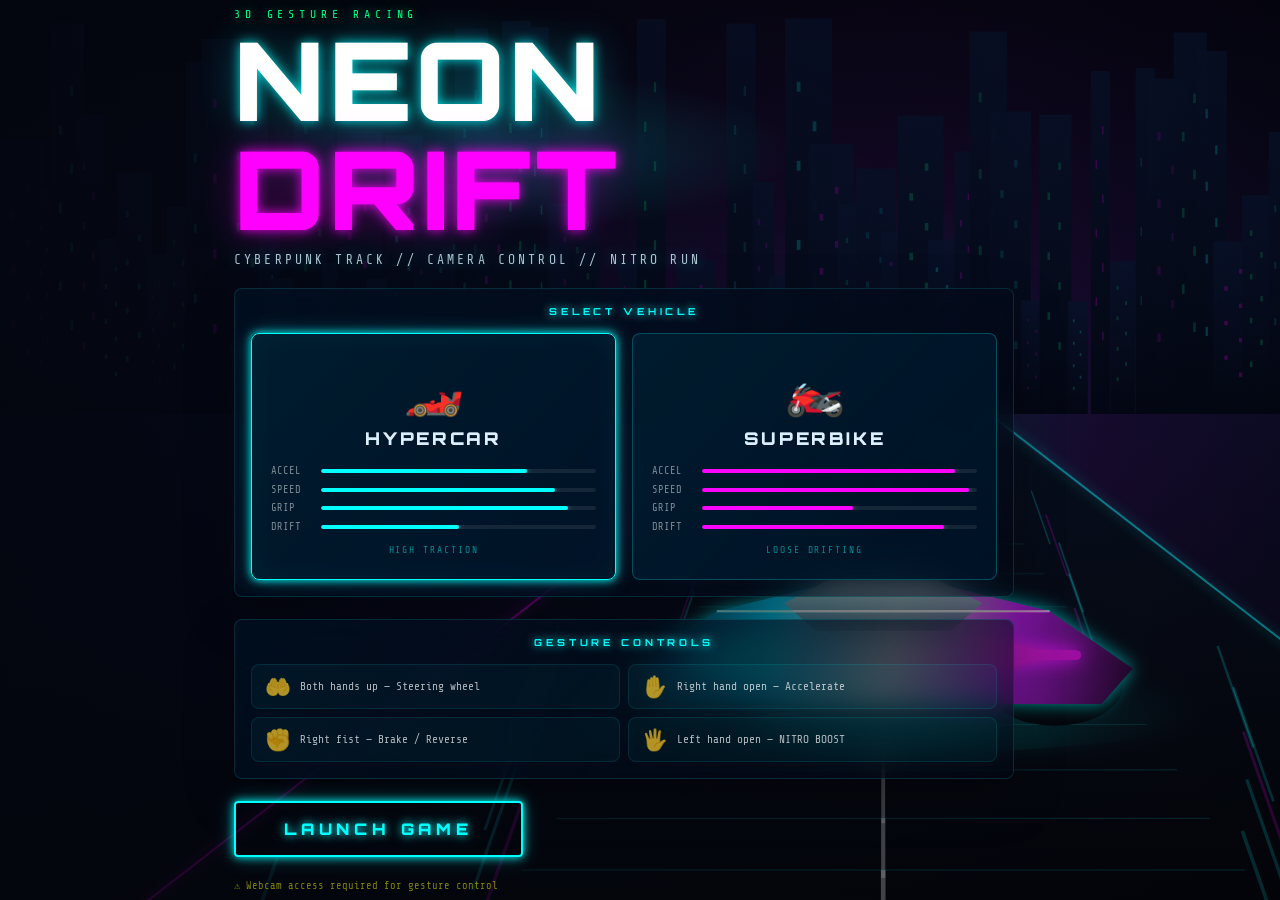
<file: index.html>
<!DOCTYPE html>
<html lang="en">
<head>
<meta charset="UTF-8"/>
<meta name="viewport" content="width=device-width, initial-scale=1.0"/>
<title>NEON DRIFT - Gesture Racing</title>
<link rel="stylesheet" href="styles.css"/>
</head>
<body>

<!-- ═══════════════════ MENU SCREEN ═══════════════════ -->
<div id="menu-screen" class="screen active">
  <div class="menu-bg">
    <canvas id="menuWallpaper" aria-hidden="true"></canvas>
  </div>
  <div class="menu-content">
    <div class="logo-wrap">
      <div class="logo-glow"></div>
      <p class="title-kicker">3D GESTURE RACING</p>
      <h1 class="logo">NEON <span>DRIFT</span></h1>
      <p class="logo-sub">CYBERPUNK TRACK // CAMERA CONTROL // NITRO RUN</p>
    </div>
    <div class="vehicle-select">
      <h2 class="section-label">SELECT VEHICLE</h2>
      <div class="vehicle-cards">
        <div class="v-card active" id="v-car" onclick="selectVehicle('car')">
          <div class="v-icon">🏎️</div>
          <div class="v-name">HYPERCAR</div>
          <div class="v-stats">
            <div class="stat"><span>ACCEL</span><div class="bar"><div class="fill" style="width:75%;background:#0ff"></div></div></div>
            <div class="stat"><span>SPEED</span><div class="bar"><div class="fill" style="width:85%;background:#0ff"></div></div></div>
            <div class="stat"><span>GRIP</span><div class="bar"><div class="fill" style="width:90%;background:#0ff"></div></div></div>
            <div class="stat"><span>DRIFT</span><div class="bar"><div class="fill" style="width:50%;background:#0ff"></div></div></div>
          </div>
          <div class="v-tag">HIGH TRACTION</div>
        </div>
        <div class="v-card" id="v-bike" onclick="selectVehicle('bike')">
          <div class="v-icon">🏍️</div>
          <div class="v-name">SUPERBIKE</div>
          <div class="v-stats">
            <div class="stat"><span>ACCEL</span><div class="bar"><div class="fill" style="width:92%;background:#f0f"></div></div></div>
            <div class="stat"><span>SPEED</span><div class="bar"><div class="fill" style="width:97%;background:#f0f"></div></div></div>
            <div class="stat"><span>GRIP</span><div class="bar"><div class="fill" style="width:55%;background:#f0f"></div></div></div>
            <div class="stat"><span>DRIFT</span><div class="bar"><div class="fill" style="width:88%;background:#f0f"></div></div></div>
          </div>
          <div class="v-tag">LOOSE DRIFTING</div>
        </div>
      </div>
    </div>
    <div class="gesture-guide">
      <h2 class="section-label">GESTURE CONTROLS</h2>
      <div class="gesture-grid">
        <div class="g-item"><span class="g-icon">🤲</span><span>Both hands up — Steering wheel</span></div>
        <div class="g-item"><span class="g-icon">✋</span><span>Right hand open — Accelerate</span></div>
        <div class="g-item"><span class="g-icon">✊</span><span>Right fist — Brake / Reverse</span></div>
        <div class="g-item"><span class="g-icon">🖐️</span><span>Left hand open — NITRO BOOST</span></div>
      </div>
    </div>
    <button class="start-btn" onclick="startGame()">
      <span class="btn-glow"></span>
      LAUNCH GAME
    </button>
    <p class="cam-note">⚠ Webcam access required for gesture control</p>
  </div>
</div>

<!-- ═══════════════════ GAME SCREEN ═══════════════════ -->
<div id="game-screen" class="screen">
  <canvas id="gameCanvas"></canvas>

  <!-- HUD -->
  <div id="hud">
    <div class="hud-left">
      <div class="hud-panel" id="speed-panel">
        <div class="hud-label">KM/H</div>
        <div class="hud-value" id="speedVal">0</div>
        <div class="rpm-bar-wrap">
          <div class="hud-label-sm">RPM</div>
          <div class="rpm-bar"><div id="rpmFill" class="rpm-fill"></div></div>
        </div>
        <div class="gear-box">
          <div class="hud-label-sm">GEAR</div>
          <div id="gearVal" class="gear-val">N</div>
        </div>
      </div>
      <div class="hud-panel nitro-panel">
        <div class="hud-label">NITRO</div>
        <div class="nitro-bar-vert">
          <div id="nitroFill" class="nitro-fill" style="height:100%"></div>
        </div>
      </div>
    </div>
    <div class="hud-top">
      <div class="lap-info">
        <span class="hud-label">LAP</span>
        <span id="lapVal" class="lap-num">1 / 3</span>
        <span class="hud-label" style="margin-left:1rem">TIME</span>
        <span id="timeVal" class="lap-num">0:00.00</span>
      </div>
      <div class="drift-indicator" id="driftIndicator">⚡ DRIFTING</div>
      <div class="nitro-indicator" id="nitroIndicator">💥 NITRO!</div>
    </div>
    <div class="hud-right">
      <canvas id="minimap" width="140" height="140"></canvas>
      <div class="map-label">MAP</div>
    </div>
  </div>

  <!-- Webcam PiP -->
  <div id="cam-pip">
    <video id="camVideo" autoplay playsinline muted></video>
    <canvas id="camCanvas"></canvas>
    <div class="cam-status" id="camStatus">
      <span class="dot"></span> TRACKING
    </div>
    <div class="cam-label">GESTURE CAM</div>
  </div>

  <!-- Gesture feedback overlay -->
  <div id="gesture-feedback">
    <div class="gfb" id="gf-steer">STEER: <span id="gf-steer-val">—</span></div>
    <div class="gfb" id="gf-throttle">GAS: <span id="gf-gas-val">OFF</span></div>
    <div class="gfb" id="gf-brake">BRAKE: <span id="gf-brake-val">OFF</span></div>
    <div class="gfb" id="gf-nitro">NITRO: <span id="gf-nitro-val">OFF</span></div>
  </div>

  <!-- Pause / back -->
  <button class="back-btn" onclick="goMenu()">◀ MENU</button>
  <button class="mode-btn" onclick="toggleNightMode()">🌆 MODE</button>
</div>

<script src="main.js"></script>
</body>
</html>
</file>
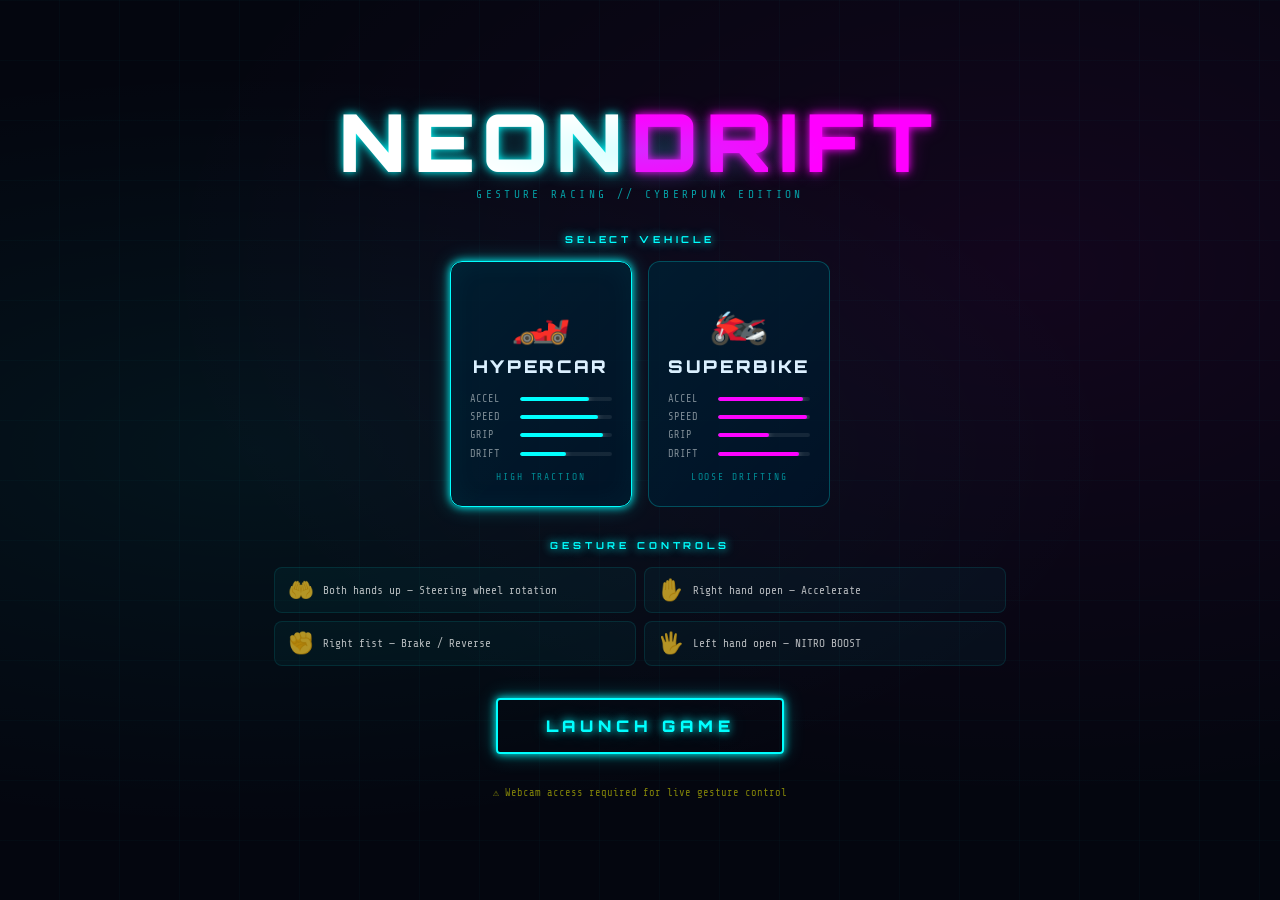
<file: NEON_DRIFT_Game.html>
<!DOCTYPE html>
<html lang="en">
<head>
<meta charset="UTF-8"/>
<meta name="viewport" content="width=device-width, initial-scale=1.0"/>
<title>NEON DRIFT — Gesture Racing</title>
<style>
@import url('https://fonts.googleapis.com/css2?family=Orbitron:wght@400;700;900&family=Share+Tech+Mono&display=swap');

*, *::before, *::after { box-sizing: border-box; margin: 0; padding: 0; }

:root {
  --c: #00ffff;
  --m: #ff00ff;
  --g: #00ff88;
  --r: #ff3a3a;
  --y: #ffe600;
  --dark: #04060f;
  --dark2: #080d1e;
  --panel: rgba(0,20,40,0.85);
  --border: rgba(0,255,255,0.25);
  --glow: 0 0 8px var(--c), 0 0 20px rgba(0,255,255,0.3);
  --mglow: 0 0 8px var(--m), 0 0 20px rgba(255,0,255,0.3);
  --font: 'Orbitron', monospace;
  --mono: 'Share Tech Mono', monospace;
}

body {
  background: var(--dark);
  font-family: var(--font);
  color: #e0f0ff;
  overflow: hidden;
  width: 100vw;
  height: 100vh;
}

/* ══ SCREENS ══ */
.screen { position: fixed; inset: 0; display: none; z-index: 10; }
.screen.active { display: flex; }

/* ══ MENU ══ */
#menu-screen {
  align-items: center;
  justify-content: center;
  overflow-y: auto;
}

.menu-bg {
  position: absolute; inset: 0;
  background:
    radial-gradient(ellipse at 20% 50%, rgba(0,255,255,0.06) 0%, transparent 60%),
    radial-gradient(ellipse at 80% 30%, rgba(255,0,255,0.06) 0%, transparent 60%),
    repeating-linear-gradient(0deg, transparent, transparent 59px, rgba(0,255,255,0.04) 60px),
    repeating-linear-gradient(90deg, transparent, transparent 59px, rgba(0,255,255,0.04) 60px),
    var(--dark);
  animation: bgPulse 6s ease-in-out infinite alternate;
}
@keyframes bgPulse {
  from { opacity: 0.8; }
  to   { opacity: 1; }
}

.menu-content {
  position: relative;
  z-index: 2;
  max-width: 780px;
  width: 95%;
  padding: 2rem 1.5rem;
  display: flex;
  flex-direction: column;
  align-items: center;
  gap: 2rem;
}

.logo-wrap { text-align: center; position: relative; }
.logo-glow {
  position: absolute;
  top: 50%; left: 50%;
  transform: translate(-50%, -50%);
  width: 380px; height: 80px;
  background: radial-gradient(ellipse, rgba(0,255,255,0.15), transparent 70%);
  pointer-events: none;
}
.logo {
  font-size: clamp(2.8rem, 8vw, 5rem);
  font-weight: 900;
  letter-spacing: 0.1em;
  color: #fff;
  text-shadow: var(--glow);
  line-height: 1;
}
.logo span { color: var(--m); text-shadow: var(--mglow); }
.logo-sub {
  font-family: var(--mono);
  font-size: 0.7rem;
  letter-spacing: 0.3em;
  color: rgba(0,255,255,0.6);
  margin-top: 0.4rem;
}

.section-label {
  font-size: 0.6rem;
  letter-spacing: 0.4em;
  color: var(--c);
  margin-bottom: 1rem;
  text-align: center;
  text-shadow: var(--glow);
}

.vehicle-cards {
  display: grid;
  grid-template-columns: 1fr 1fr;
  gap: 1rem;
  width: 100%;
}

.v-card {
  background: var(--panel);
  border: 1px solid var(--border);
  border-radius: 12px;
  padding: 1.5rem 1.2rem;
  cursor: pointer;
  transition: all 0.25s;
  position: relative;
  overflow: hidden;
}
.v-card::before {
  content: '';
  position: absolute; inset: 0;
  background: linear-gradient(135deg, rgba(0,255,255,0.04), transparent);
  pointer-events: none;
}
.v-card:hover, .v-card.active {
  border-color: var(--c);
  box-shadow: var(--glow), inset 0 0 30px rgba(0,255,255,0.05);
}
#v-bike.active { border-color: var(--m); box-shadow: var(--mglow), inset 0 0 30px rgba(255,0,255,0.05); }
#v-bike:hover  { border-color: var(--m); box-shadow: var(--mglow); }

.v-icon { font-size: 3rem; text-align: center; margin-bottom: 0.5rem; }
.v-name { font-weight: 900; font-size: 1.1rem; text-align: center; letter-spacing: 0.15em; margin-bottom: 1rem; }
.stat { display: flex; align-items: center; gap: 0.5rem; margin-bottom: 0.4rem; font-family: var(--mono); font-size: 0.65rem; color: rgba(255,255,255,0.5); }
.stat span { width: 42px; }
.bar { flex: 1; height: 4px; background: rgba(255,255,255,0.08); border-radius: 2px; overflow: hidden; }
.fill { height: 100%; border-radius: 2px; box-shadow: 0 0 6px currentColor; }
.v-tag { font-family: var(--mono); font-size: 0.6rem; color: rgba(0,255,255,0.5); text-align: center; margin-top: 0.8rem; letter-spacing: 0.2em; }

.gesture-guide { width: 100%; }
.gesture-grid {
  display: grid;
  grid-template-columns: 1fr 1fr;
  gap: 0.5rem;
  width: 100%;
}
.g-item {
  display: flex;
  align-items: center;
  gap: 0.6rem;
  background: rgba(0,255,255,0.04);
  border: 1px solid rgba(0,255,255,0.1);
  border-radius: 8px;
  padding: 0.6rem 0.8rem;
  font-family: var(--mono);
  font-size: 0.7rem;
  color: rgba(255,255,255,0.7);
}
.g-icon { font-size: 1.3rem; flex-shrink: 0; }

.start-btn {
  position: relative;
  background: transparent;
  border: 2px solid var(--c);
  color: var(--c);
  font-family: var(--font);
  font-weight: 900;
  font-size: 1rem;
  letter-spacing: 0.3em;
  padding: 1rem 3rem;
  border-radius: 4px;
  cursor: pointer;
  overflow: hidden;
  transition: all 0.3s;
  text-shadow: var(--glow);
  box-shadow: var(--glow);
}
.start-btn:hover {
  background: rgba(0,255,255,0.08);
  transform: scale(1.04);
  box-shadow: 0 0 20px var(--c), 0 0 40px rgba(0,255,255,0.3);
}
.btn-glow {
  position: absolute; inset: 0;
  background: linear-gradient(90deg, transparent, rgba(0,255,255,0.12), transparent);
  transform: translateX(-100%);
  animation: shimmer 2.5s infinite;
}
@keyframes shimmer { to { transform: translateX(100%); } }

.cam-note { font-family: var(--mono); font-size: 0.65rem; color: rgba(255,255,0,0.5); text-align: center; }

/* ══ GAME SCREEN ══ */
#game-screen { background: #000; }
#gameCanvas { position: absolute; inset: 0; width: 100%; height: 100%; display: block; }

/* ══ HUD ══ */
#hud {
  position: absolute; inset: 0;
  pointer-events: none;
  z-index: 5;
  font-family: var(--font);
}

.hud-left {
  position: absolute;
  bottom: 1.5rem; left: 1.5rem;
  display: flex;
  align-items: flex-end;
  gap: 0.6rem;
}

.hud-panel {
  background: var(--panel);
  border: 1px solid var(--border);
  border-radius: 10px;
  padding: 0.9rem 1rem;
  backdrop-filter: blur(12px);
  box-shadow: 0 0 20px rgba(0,255,255,0.1), inset 0 0 20px rgba(0,255,255,0.02);
}

.hud-label {
  font-family: var(--mono);
  font-size: 0.55rem;
  letter-spacing: 0.25em;
  color: rgba(0,255,255,0.5);
  margin-bottom: 0.2rem;
}
.hud-label-sm { font-family: var(--mono); font-size: 0.5rem; letter-spacing: 0.2em; color: rgba(0,255,255,0.4); }

.hud-value {
  font-size: 2.8rem;
  font-weight: 900;
  color: #fff;
  line-height: 1;
  text-shadow: 0 0 10px var(--c), 0 0 30px rgba(0,255,255,0.4);
  min-width: 90px;
}

.rpm-bar-wrap { margin-top: 0.5rem; }
.rpm-bar {
  width: 90px; height: 6px;
  background: rgba(255,255,255,0.08);
  border-radius: 3px;
  overflow: hidden;
  margin-top: 0.2rem;
}
.rpm-fill {
  height: 100%;
  width: 0%;
  border-radius: 3px;
  background: linear-gradient(90deg, #0ff, #f0f);
  transition: width 0.08s, background 0.2s;
  box-shadow: 0 0 8px var(--c);
}

.gear-box { margin-top: 0.5rem; display: flex; flex-direction: column; }
.gear-val {
  font-size: 1.6rem;
  font-weight: 900;
  color: var(--c);
  text-shadow: var(--glow);
  line-height: 1;
}

.nitro-panel {
  padding: 0.8rem 0.7rem;
  display: flex;
  flex-direction: column;
  align-items: center;
  gap: 0.4rem;
  height: 120px;
}
.nitro-bar-vert {
  width: 16px; flex: 1;
  background: rgba(255,255,255,0.08);
  border-radius: 8px;
  overflow: hidden;
  display: flex;
  flex-direction: column;
  justify-content: flex-end;
}
.nitro-fill {
  width: 100%;
  height: 100%;
  border-radius: 8px;
  background: linear-gradient(0deg, var(--c), var(--m));
  box-shadow: 0 0 10px var(--c);
  transition: height 0.1s;
}

.hud-top {
  position: absolute;
  top: 1rem; left: 50%;
  transform: translateX(-50%);
  display: flex;
  flex-direction: column;
  align-items: center;
  gap: 0.4rem;
}
.lap-info {
  background: var(--panel);
  border: 1px solid var(--border);
  border-radius: 8px;
  padding: 0.5rem 1.2rem;
  display: flex;
  align-items: center;
  gap: 0.5rem;
  backdrop-filter: blur(12px);
}
.lap-num { font-size: 1rem; font-weight: 700; color: #fff; }

.drift-indicator, .nitro-indicator {
  font-size: 0.7rem;
  letter-spacing: 0.2em;
  padding: 0.3rem 0.8rem;
  border-radius: 4px;
  opacity: 0;
  transition: opacity 0.2s;
  backdrop-filter: blur(8px);
}
.drift-indicator {
  color: var(--y);
  background: rgba(255,230,0,0.12);
  border: 1px solid rgba(255,230,0,0.3);
  text-shadow: 0 0 8px var(--y);
}
.nitro-indicator {
  color: var(--c);
  background: rgba(0,255,255,0.12);
  border: 1px solid rgba(0,255,255,0.3);
  text-shadow: var(--glow);
}
.drift-indicator.show, .nitro-indicator.show { opacity: 1; }

.hud-right {
  position: absolute;
  bottom: 1.5rem; right: 1.5rem;
  display: flex;
  flex-direction: column;
  align-items: center;
  gap: 0.3rem;
}
#minimap {
  border-radius: 50%;
  border: 2px solid rgba(0,255,255,0.3);
  box-shadow: 0 0 14px rgba(0,255,255,0.2), inset 0 0 14px rgba(0,0,20,0.8);
  background: rgba(0,5,20,0.85);
}
.map-label { font-family: var(--mono); font-size: 0.5rem; letter-spacing: 0.3em; color: rgba(0,255,255,0.4); }

/* ══ WEBCAM PiP ══ */
#cam-pip {
  position: absolute;
  top: 1rem; right: 1rem;
  width: 200px; height: 150px;
  border-radius: 10px;
  border: 1px solid rgba(0,255,255,0.3);
  overflow: hidden;
  background: #000;
  box-shadow: 0 0 20px rgba(0,255,255,0.15);
  z-index: 20;
}
#camVideo {
  position: absolute; inset: 0;
  width: 100%; height: 100%;
  object-fit: cover;
  transform: scaleX(-1);
  opacity: 0.7;
}
#camCanvas {
  position: absolute; inset: 0;
  width: 100%; height: 100%;
  transform: scaleX(-1);
}
.cam-status {
  position: absolute;
  bottom: 24px; left: 6px;
  font-family: var(--mono);
  font-size: 0.55rem;
  color: #0f0;
  display: flex;
  align-items: center;
  gap: 4px;
  letter-spacing: 0.15em;
}
.dot {
  width: 5px; height: 5px;
  border-radius: 50%;
  background: #0f0;
  animation: blink 1s infinite;
  box-shadow: 0 0 4px #0f0;
}
@keyframes blink { 50% { opacity: 0.3; } }
.cam-label {
  position: absolute;
  bottom: 5px; left: 6px;
  font-family: var(--mono);
  font-size: 0.5rem;
  letter-spacing: 0.2em;
  color: rgba(0,255,255,0.5);
}

/* ══ GESTURE FEEDBACK ══ */
#gesture-feedback {
  position: absolute;
  top: 170px; right: 1rem;
  display: flex;
  flex-direction: column;
  gap: 4px;
  z-index: 20;
  pointer-events: none;
}
.gfb {
  font-family: var(--mono);
  font-size: 0.6rem;
  background: rgba(0,0,20,0.7);
  border: 1px solid rgba(0,255,255,0.15);
  border-radius: 4px;
  padding: 3px 8px;
  color: rgba(0,255,255,0.6);
  letter-spacing: 0.1em;
}
.gfb span { color: #fff; }

/* ══ BUTTONS ══ */
.back-btn, .mode-btn {
  position: absolute;
  font-family: var(--mono);
  font-size: 0.65rem;
  letter-spacing: 0.15em;
  background: var(--panel);
  border: 1px solid var(--border);
  color: rgba(0,255,255,0.7);
  padding: 0.4rem 0.8rem;
  border-radius: 6px;
  cursor: pointer;
  z-index: 30;
  transition: all 0.2s;
  backdrop-filter: blur(8px);
}
.back-btn { top: 1rem; left: 1rem; }
.mode-btn { top: 1rem; left: 7rem; }
.back-btn:hover, .mode-btn:hover { border-color: var(--c); color: var(--c); box-shadow: var(--glow); }

/* ══ COUNTDOWN ══ */
#countdown {
  position: absolute; inset: 0;
  display: flex; align-items: center; justify-content: center;
  font-size: 10rem; font-weight: 900;
  color: var(--c);
  text-shadow: var(--glow);
  z-index: 50;
  pointer-events: none;
  opacity: 0;
}

/* ══ NITRO FLASH ══ */
#nitroFlash {
  position: absolute; inset: 0;
  background: radial-gradient(ellipse at center, rgba(0,255,255,0.15), transparent 70%);
  pointer-events: none;
  z-index: 4;
  opacity: 0;
  transition: opacity 0.1s;
}
#nitroFlash.active { opacity: 1; }

</style>
</head>
<body>
<!-- ═══════════════════ MENU SCREEN ═══════════════════ -->
<div id="menu-screen" class="screen active">
  <div class="menu-bg"></div>
  <div class="menu-content">
    <div class="logo-wrap">
      <div class="logo-glow"></div>
      <h1 class="logo">NEON<span>DRIFT</span></h1>
      <p class="logo-sub">GESTURE RACING // CYBERPUNK EDITION</p>
    </div>
    <div class="vehicle-select">
      <h2 class="section-label">SELECT VEHICLE</h2>
      <div class="vehicle-cards">
        <div class="v-card active" id="v-car" onclick="selectVehicle('car')">
          <div class="v-icon">🏎️</div>
          <div class="v-name">HYPERCAR</div>
          <div class="v-stats">
            <div class="stat"><span>ACCEL</span><div class="bar"><div class="fill" style="width:75%;background:#0ff"></div></div></div>
            <div class="stat"><span>SPEED</span><div class="bar"><div class="fill" style="width:85%;background:#0ff"></div></div></div>
            <div class="stat"><span>GRIP</span><div class="bar"><div class="fill" style="width:90%;background:#0ff"></div></div></div>
            <div class="stat"><span>DRIFT</span><div class="bar"><div class="fill" style="width:50%;background:#0ff"></div></div></div>
          </div>
          <div class="v-tag">HIGH TRACTION</div>
        </div>
        <div class="v-card" id="v-bike" onclick="selectVehicle('bike')">
          <div class="v-icon">🏍️</div>
          <div class="v-name">SUPERBIKE</div>
          <div class="v-stats">
            <div class="stat"><span>ACCEL</span><div class="bar"><div class="fill" style="width:92%;background:#f0f"></div></div></div>
            <div class="stat"><span>SPEED</span><div class="bar"><div class="fill" style="width:97%;background:#f0f"></div></div></div>
            <div class="stat"><span>GRIP</span><div class="bar"><div class="fill" style="width:55%;background:#f0f"></div></div></div>
            <div class="stat"><span>DRIFT</span><div class="bar"><div class="fill" style="width:88%;background:#f0f"></div></div></div>
          </div>
          <div class="v-tag">LOOSE DRIFTING</div>
        </div>
      </div>
    </div>
    <div class="gesture-guide">
      <h2 class="section-label">GESTURE CONTROLS</h2>
      <div class="gesture-grid">
        <div class="g-item"><span class="g-icon">🤲</span><span>Both hands up — Steering wheel rotation</span></div>
        <div class="g-item"><span class="g-icon">✋</span><span>Right hand open — Accelerate</span></div>
        <div class="g-item"><span class="g-icon">✊</span><span>Right fist — Brake / Reverse</span></div>
        <div class="g-item"><span class="g-icon">🖐️</span><span>Left hand open — NITRO BOOST</span></div>
      </div>
    </div>
    <button class="start-btn" onclick="startGame()">
      <span class="btn-glow"></span>
      LAUNCH GAME
    </button>
    <p class="cam-note">⚠ Webcam access required for live gesture control</p>
  </div>
</div>

<!-- ═══════════════════ GAME SCREEN ═══════════════════ -->
<div id="game-screen" class="screen">
  <canvas id="gameCanvas"></canvas>
  <div id="hud">
    <div class="hud-left">
      <div class="hud-panel" id="speed-panel">
        <div class="hud-label">KM/H</div>
        <div class="hud-value" id="speedVal">0</div>
        <div class="rpm-bar-wrap">
          <div class="hud-label-sm">RPM</div>
          <div class="rpm-bar"><div id="rpmFill" class="rpm-fill"></div></div>
        </div>
        <div class="gear-box">
          <div class="hud-label-sm">GEAR</div>
          <div id="gearVal" class="gear-val">N</div>
        </div>
      </div>
      <div class="hud-panel nitro-panel">
        <div class="hud-label">NITRO</div>
        <div class="nitro-bar-vert">
          <div id="nitroFill" class="nitro-fill" style="height:100%"></div>
        </div>
      </div>
    </div>
    <div class="hud-top">
      <div class="lap-info">
        <span class="hud-label">LAP</span>
        <span id="lapVal" class="lap-num">1 / 3</span>
        <span class="hud-label" style="margin-left:1rem">TIME</span>
        <span id="timeVal" class="lap-num">0:00.00</span>
      </div>
      <div class="drift-indicator" id="driftIndicator">⚡ DRIFTING</div>
      <div class="nitro-indicator" id="nitroIndicator">💥 NITRO!</div>
    </div>
    <div class="hud-right">
      <canvas id="minimap" width="140" height="140"></canvas>
      <div class="map-label">MAP</div>
    </div>
  </div>
  <div id="cam-pip">
    <video id="camVideo" autoplay playsinline muted></video>
    <canvas id="camCanvas"></canvas>
    <div class="cam-status" id="camStatus"><span class="dot"></span> TRACKING</div>
    <div class="cam-label">GESTURE CAM</div>
  </div>
  <div id="gesture-feedback">
    <div class="gfb">STEER: <span id="gf-steer-val">—</span></div>
    <div class="gfb">GAS: <span id="gf-gas-val">OFF</span></div>
    <div class="gfb">BRAKE: <span id="gf-brake-val">OFF</span></div>
    <div class="gfb">NITRO: <span id="gf-nitro-val">OFF</span></div>
  </div>
  <button class="back-btn" onclick="goMenu()">◀ MENU</button>
  <button class="mode-btn" onclick="toggleNightMode()">🌆 MODE</button>
</div>

<script type="module">
/* ══════════════════════════════════════════════════════════
   NEON DRIFT — Full Game Engine
   Three.js + MediaPipe Hands + Web Audio API + Custom Physics
══════════════════════════════════════════════════════════ */

// ── CDN Imports ──────────────────────────────────────────
const THREE_CDN   = 'https://cdn.jsdelivr.net/npm/three@0.160.0/build/three.module.js';
const MP_HANDS    = 'https://cdn.jsdelivr.net/npm/@mediapipe/hands@0.4.1646424915/hands.js';
const MP_CAM      = 'https://cdn.jsdelivr.net/npm/@mediapipe/camera_utils@0.3.1640029074/camera_utils.js';
const MP_DRAW     = 'https://cdn.jsdelivr.net/npm/@mediapipe/drawing_utils@0.3.1620248257/drawing_utils.js';

// ── Game State ────────────────────────────────────────────
const G = {
  vehicleType: 'car',
  running: false,
  nightMode: true,
  lap: 1, totalLaps: 3,
  startTime: 0, lapTime: 0,
  countdown: 3, countdownActive: false,
  finished: false
};

// ── Gesture State (smoothed) ──────────────────────────────
const GESTURE = {
  steer: 0,       // -1 to 1
  throttle: 0,    // 0 to 1
  brake: 0,       // 0 to 1
  nitro: false,
  // raw targets (pre-lerp)
  _steer: 0, _throttle: 0, _brake: 0, _nitro: false,
  handsDetected: false
};

// ── Vehicle Physics State ─────────────────────────────────
const CAR = {
  x: 0, z: 0,
  vx: 0, vz: 0,
  angle: 0,          // yaw radians
  speed: 0,          // m/s
  steerAngle: 0,     // current wheel steer
  rpm: 0,
  gear: 0,           // 0=N, 1-6=gears, -1=R
  nitro: 100,
  drifting: false,
  driftIntensity: 0,
  lean: 0,           // for bike leaning
  lapProgress: 0,    // 0-1 around track
  lastCheckpoint: -1,
  skidMarks: [],     // [{x,z,age}]
};

// ── Vehicle Configs ───────────────────────────────────────
const VEHICLE_CFG = {
  car: {
    maxSpeed: 42, accel: 18, brakeForce: 28,
    steerMax: 0.032, steerReturn: 0.1,
    grip: 0.88, driftThreshold: 26,
    mass: 1400, nitroMult: 1.7,
    gearRatios: [0, 3.4, 2.1, 1.5, 1.1, 0.85, 0.7]
  },
  bike: {
    maxSpeed: 55, accel: 24, brakeForce: 22,
    steerMax: 0.028, steerReturn: 0.08,
    grip: 0.64, driftThreshold: 18,
    mass: 680, nitroMult: 2.1,
    gearRatios: [0, 3.8, 2.4, 1.7, 1.2, 0.9, 0.72]
  }
};

// ── Track ─────────────────────────────────────────────────
const TRACK_RADIUS = 220;
const TRACK_WIDTH  = 28;

// Figure-8 / complex loop track points (world coords)
function buildTrackPoints() {
  const pts = [];
  const N = 128;
  for (let i = 0; i < N; i++) {
    const t = (i / N) * Math.PI * 2;
    // Lemniscate-inspired shape
    const scale = 180;
    const x = scale * Math.sin(t) / (1 + Math.cos(t) * Math.cos(t));
    const z = scale * Math.sin(t) * Math.cos(t) / (1 + Math.cos(t) * Math.cos(t));
    pts.push({ x, z });
  }
  return pts;
}
const TRACK_PTS = buildTrackPoints();

// ── Audio Engine ──────────────────────────────────────────
let audioCtx, engineOsc, engineGain, scrGain, bgGain, masterGain;
let engineStarted = false;

function initAudio() {
  try {
    audioCtx = new (window.AudioContext || window.webkitAudioContext)();
    masterGain = audioCtx.createGain(); masterGain.gain.value = 0.8;
    masterGain.connect(audioCtx.destination);

    // Engine oscillator (sawtooth for engine growl)
    engineOsc = audioCtx.createOscillator();
    engineOsc.type = 'sawtooth';
    engineOsc.frequency.value = 60;
    const distortion = audioCtx.createWaveShaper();
    distortion.curve = makeDistortionCurve(120);
    engineOsc.connect(distortion);
    const loPass = audioCtx.createBiquadFilter();
    loPass.type = 'lowpass'; loPass.frequency.value = 600;
    distortion.connect(loPass);
    engineGain = audioCtx.createGain(); engineGain.gain.value = 0;
    loPass.connect(engineGain);
    engineGain.connect(masterGain);
    engineOsc.start();

    // Tire screech
    const scrBuffer = audioCtx.createBuffer(1, audioCtx.sampleRate * 0.5, audioCtx.sampleRate);
    const scrData = scrBuffer.getChannelData(0);
    for (let i = 0; i < scrData.length; i++) scrData[i] = (Math.random() * 2 - 1) * 0.6;
    const scrSrc = audioCtx.createBufferSource();
    scrSrc.buffer = scrBuffer; scrSrc.loop = true;
    const scrFilter = audioCtx.createBiquadFilter();
    scrFilter.type = 'bandpass'; scrFilter.frequency.value = 1200; scrFilter.Q.value = 0.5;
    scrSrc.connect(scrFilter);
    scrGain = audioCtx.createGain(); scrGain.gain.value = 0;
    scrFilter.connect(scrGain);
    scrGain.connect(masterGain);
    scrSrc.start();

    // Ambient cyberpunk hum
    const bgOsc = audioCtx.createOscillator();
    bgOsc.type = 'sine'; bgOsc.frequency.value = 55;
    const bgOsc2 = audioCtx.createOscillator();
    bgOsc2.type = 'triangle'; bgOsc2.frequency.value = 82;
    bgGain = audioCtx.createGain(); bgGain.gain.value = 0.04;
    bgOsc.connect(bgGain); bgOsc2.connect(bgGain);
    bgGain.connect(masterGain);
    bgOsc.start(); bgOsc2.start();
    engineStarted = true;
  } catch(e) { console.warn('Audio init failed:', e); }
}

function makeDistortionCurve(amount) {
  const curve = new Float32Array(256);
  for (let i = 0; i < 256; i++) {
    const x = i * 2 / 256 - 1;
    curve[i] = ((Math.PI + amount) * x) / (Math.PI + amount * Math.abs(x));
  }
  return curve;
}

function updateAudio(dt) {
  if (!engineStarted || !audioCtx) return;
  try {
    const rpmNorm = CAR.rpm / 100;
    const freq = 55 + rpmNorm * 280 + CAR.gear * 15;
    engineOsc.frequency.setTargetAtTime(freq, audioCtx.currentTime, 0.08);
    const vol = G.running ? (0.08 + rpmNorm * 0.18) : 0;
    engineGain.gain.setTargetAtTime(vol, audioCtx.currentTime, 0.1);
    const scrVol = CAR.drifting ? CAR.driftIntensity * 0.25 : 0;
    scrGain.gain.setTargetAtTime(scrVol, audioCtx.currentTime, 0.05);
  } catch(e) {}
}

// ════════════════════════════════════════════════════════════
// THREE.JS ENGINE
// ════════════════════════════════════════════════════════════
let scene, camera, renderer, clock;
let vehicleMesh, vehicleBody, wheelMeshes = [];
let skidMarkSystem, particleSystem, nitroParticles;
let sunLight, ambLight, neonLights = [];
let groundMesh, trackMesh, buildingGroup, fogVolumes = [];
let minimapRenderer, minimapCamera, minimapScene;
let bloomPass, composer;
let frameCount = 0;

async function initThree() {
  const THREE = await import(THREE_CDN);
  window._THREE = THREE;

  const canvas = document.getElementById('gameCanvas');
  renderer = new THREE.WebGLRenderer({ canvas, antialias: true, powerPreference: 'high-performance' });
  renderer.setPixelRatio(Math.min(window.devicePixelRatio, 2));
  renderer.setSize(window.innerWidth, window.innerHeight);
  renderer.shadowMap.enabled = true;
  renderer.shadowMap.type = THREE.PCFSoftShadowMap;
  renderer.toneMapping = THREE.ACESFilmicToneMapping;
  renderer.toneMappingExposure = 1.1;
  renderer.outputColorSpace = THREE.SRGBColorSpace;

  scene = new THREE.Scene();
  scene.fog = new THREE.FogExp2(0x000814, 0.006);

  clock = new THREE.Clock();

  camera = new THREE.PerspectiveCamera(65, window.innerWidth / window.innerHeight, 0.1, 2000);
  camera.position.set(0, 5, 12);

  buildLights(THREE);
  buildGround(THREE);
  buildTrack(THREE);
  buildCity(THREE);
  buildVehicle(THREE);
  buildParticles(THREE);
  buildMinimap(THREE);

  window.addEventListener('resize', () => {
    renderer.setSize(window.innerWidth, window.innerHeight);
    camera.aspect = window.innerWidth / window.innerHeight;
    camera.updateProjectionMatrix();
  });

  window._THREE_READY = true;
}

function buildLights(THREE) {
  ambLight = new THREE.AmbientLight(0x030820, 1.2);
  scene.add(ambLight);

  sunLight = new THREE.DirectionalLight(0x6688cc, 0.4);
  sunLight.position.set(100, 200, 100);
  sunLight.castShadow = true;
  sunLight.shadow.mapSize.set(2048, 2048);
  sunLight.shadow.camera.near = 0.5;
  sunLight.shadow.camera.far = 1000;
  sunLight.shadow.camera.left = sunLight.shadow.camera.bottom = -400;
  sunLight.shadow.camera.right = sunLight.shadow.camera.top = 400;
  scene.add(sunLight);

  // Neon point lights along track
  const neonColors = [0x00ffff, 0xff00ff, 0x0088ff, 0x00ff88];
  for (let i = 0; i < 12; i++) {
    const t = (i / 12) * Math.PI * 2;
    const pt = getTrackPos(t);
    const light = new THREE.PointLight(neonColors[i % 4], 3, 80);
    light.position.set(pt.x, 8, pt.z);
    scene.add(light);
    neonLights.push(light);
  }
}

function buildGround(THREE) {
  // Road texture procedural
  const texSize = 512;
  const texData = new Uint8Array(texSize * texSize * 4);
  for (let y = 0; y < texSize; y++) {
    for (let x = 0; x < texSize; x++) {
      const i = (y * texSize + x) * 4;
      const base = 18 + Math.random() * 8;
      texData[i] = base; texData[i+1] = base; texData[i+2] = base + 5; texData[i+3] = 255;
    }
  }
  const groundTex = new THREE.DataTexture(texData, texSize, texSize, THREE.RGBAFormat);
  groundTex.needsUpdate = true;
  groundTex.wrapS = groundTex.wrapT = THREE.RepeatWrapping;
  groundTex.repeat.set(40, 40);

  groundMesh = new THREE.Mesh(
    new THREE.PlaneGeometry(2000, 2000),
    new THREE.MeshStandardMaterial({ map: groundTex, roughness: 0.92, metalness: 0.1, color: 0x111122 })
  );
  groundMesh.rotation.x = -Math.PI / 2;
  groundMesh.receiveShadow = true;
  scene.add(groundMesh);
}

function getTrackPos(t) {
  const scale = 180;
  const x = scale * Math.sin(t) / (1 + Math.cos(t) * Math.cos(t));
  const z = scale * Math.sin(t) * Math.cos(t) / (1 + Math.cos(t) * Math.cos(t));
  return { x, z };
}

function getTrackTangent(t) {
  const dt = 0.001;
  const p1 = getTrackPos(t - dt);
  const p2 = getTrackPos(t + dt);
  const dx = p2.x - p1.x, dz = p2.z - p1.z;
  const len = Math.sqrt(dx*dx + dz*dz);
  return { x: dx/len, z: dz/len };
}

function buildTrack(THREE) {
  const N = 256;
  const positions = [], indices = [], uvs = [], normals = [];

  for (let i = 0; i <= N; i++) {
    const t = (i / N) * Math.PI * 2;
    const pos = getTrackPos(t);
    const tang = getTrackTangent(t);
    const nx = -tang.z, nz = tang.x;

    for (let s = 0; s <= 1; s++) {
      const side = s === 0 ? -TRACK_WIDTH : TRACK_WIDTH;
      positions.push(pos.x + nx * side, 0.05, pos.z + nz * side);
      uvs.push(s, i / N * 12);
      normals.push(0, 1, 0);
    }
  }

  for (let i = 0; i < N; i++) {
    const a = i * 2, b = a + 1, c = a + 2, d = a + 3;
    indices.push(a, c, b, b, c, d);
  }

  const geo = new THREE.BufferGeometry();
  geo.setAttribute('position', new THREE.Float32BufferAttribute(positions, 3));
  geo.setAttribute('uv', new THREE.Float32BufferAttribute(uvs, 2));
  geo.setAttribute('normal', new THREE.Float32BufferAttribute(normals, 3));
  geo.setIndex(indices);

  // Road texture with lane markings
  const roadCanvas = document.createElement('canvas');
  roadCanvas.width = 256; roadCanvas.height = 512;
  const rc = roadCanvas.getContext('2d');
  rc.fillStyle = '#141420';
  rc.fillRect(0, 0, 256, 512);
  // Lane marking
  rc.strokeStyle = '#00ffff44';
  rc.lineWidth = 6;
  rc.setLineDash([60, 40]);
  rc.beginPath(); rc.moveTo(128, 0); rc.lineTo(128, 512); rc.stroke();
  // Edge lines
  rc.strokeStyle = '#ff00ff66';
  rc.lineWidth = 4; rc.setLineDash([]);
  rc.beginPath(); rc.moveTo(8,0); rc.lineTo(8,512); rc.stroke();
  rc.beginPath(); rc.moveTo(248,0); rc.lineTo(248,512); rc.stroke();

  const roadTex = new THREE.CanvasTexture(roadCanvas);
  roadTex.wrapS = THREE.RepeatWrapping; roadTex.wrapT = THREE.RepeatWrapping;

  trackMesh = new THREE.Mesh(geo, new THREE.MeshStandardMaterial({
    map: roadTex, roughness: 0.8, metalness: 0.05, color: 0x223344,
    emissive: 0x001122, emissiveIntensity: 0.3
  }));
  trackMesh.receiveShadow = true;
  scene.add(trackMesh);

  // Glowing edge lines
  const edgeMat = new THREE.LineBasicMaterial({ color: 0x00ffff, linewidth: 2 });
  for (const side of [-1, 1]) {
    const edgePts = [];
    for (let i = 0; i <= N; i++) {
      const t = (i / N) * Math.PI * 2;
      const pos = getTrackPos(t);
      const tang = getTrackTangent(t);
      const nx = -tang.z, nz = tang.x;
      edgePts.push(new THREE.Vector3(pos.x + nx * TRACK_WIDTH * side, 0.15, pos.z + nz * TRACK_WIDTH * side));
    }
    const edgeGeo = new THREE.BufferGeometry().setFromPoints(edgePts);
    scene.add(new THREE.Line(edgeGeo, new THREE.LineBasicMaterial({ color: side > 0 ? 0x00ffff : 0xff00ff })));
  }
}

function buildCity(THREE) {
  buildingGroup = new THREE.Group();
  scene.add(buildingGroup);

  const buildingColors = [0x002244, 0x110022, 0x001133, 0x220011, 0x001122];
  const emissiveColors = [0x0044ff, 0x440088, 0x004488, 0x880044, 0x008844];
  const windowColors   = [0x00ffff, 0xff00ff, 0x00ff88, 0xff4400, 0xffcc00];

  const rng = (a, b) => a + Math.random() * (b - a);

  for (let i = 0; i < 180; i++) {
    const angle = Math.random() * Math.PI * 2;
    const dist = rng(90, 420);
    const bx = Math.cos(angle) * dist;
    const bz = Math.sin(angle) * dist;

    // Check not on track
    const tp = getClosestTrackT({ x: bx, z: bz });
    const closest = getTrackPos(tp);
    const dd = Math.sqrt((bx-closest.x)**2 + (bz-closest.z)**2);
    if (dd < TRACK_WIDTH * 2.2) continue;

    const w = rng(6, 22), d = rng(6, 22), h = rng(15, 120);
    const ci = Math.floor(Math.random() * buildingColors.length);

    const geo = new THREE.BoxGeometry(w, h, d);
    const mat = new THREE.MeshStandardMaterial({
      color: buildingColors[ci],
      emissive: emissiveColors[ci],
      emissiveIntensity: 0.15,
      roughness: 0.6, metalness: 0.8
    });
    const mesh = new THREE.Mesh(geo, mat);
    mesh.position.set(bx, h/2, bz);
    mesh.castShadow = true;
    buildingGroup.add(mesh);

    // Window grid emissive panels
    if (h > 30 && Math.random() > 0.4) {
      const wRows = Math.floor(h / 6), wCols = Math.floor(w / 4);
      for (let wr = 0; wr < wRows; wr++) {
        for (let wc = 0; wc < wCols; wc++) {
          if (Math.random() > 0.6) {
            const wGeo = new THREE.PlaneGeometry(1.2, 1.8);
            const wci = Math.floor(Math.random() * windowColors.length);
            const wMat = new THREE.MeshBasicMaterial({
              color: windowColors[wci],
              side: THREE.FrontSide
            });
            const wMesh = new THREE.Mesh(wGeo, wMat);
            const wx = (wc - wCols/2) * 4 + 2;
            const wy = wr * 6 - h/2 + 4;
            wMesh.position.set(bx + wx, wy + h/2, bz + d/2 + 0.1);
            buildingGroup.add(wMesh);
          }
        }
      }
    }

    // Rooftop light
    if (Math.random() > 0.6) {
      const roofLight = new THREE.PointLight(windowColors[Math.floor(Math.random()*windowColors.length)], 2, 60);
      roofLight.position.set(bx, h + 2, bz);
      scene.add(roofLight);
    }
  }

  // Streetlights along track
  for (let i = 0; i < 48; i++) {
    const t = (i / 48) * Math.PI * 2;
    const pos = getTrackPos(t);
    const tang = getTrackTangent(t);
    for (const side of [-1, 1]) {
      const nx = -tang.z * side, nz = tang.x * side;
      const px = pos.x + nx * (TRACK_WIDTH + 4);
      const pz = pos.z + nz * (TRACK_WIDTH + 4);

      const poleGeo = new THREE.CylinderGeometry(0.12, 0.15, 8, 6);
      const poleMat = new THREE.MeshStandardMaterial({ color: 0x334455, metalness: 0.9, roughness: 0.2 });
      const pole = new THREE.Mesh(poleGeo, poleMat);
      pole.position.set(px, 4, pz);
      scene.add(pole);

      const lampGeo = new THREE.SphereGeometry(0.4, 8, 8);
      const lampMat = new THREE.MeshBasicMaterial({ color: i % 2 === 0 ? 0x00ffff : 0xff00ff });
      const lamp = new THREE.Mesh(lampGeo, lampMat);
      lamp.position.set(px, 8.5, pz);
      scene.add(lamp);

      const sLight = new THREE.PointLight(i % 2 === 0 ? 0x00ffff : 0xff00ff, 1.2, 30);
      sLight.position.copy(lamp.position);
      scene.add(sLight);
    }
  }
}

function buildVehicle(THREE) {
  vehicleBody = new THREE.Group();
  scene.add(vehicleBody);

  const isCar = G.vehicleType === 'car';
  const bodyColor = isCar ? 0x00ddff : 0xff00cc;
  const accentColor = isCar ? 0x0044aa : 0x880044;

  // Main body
  const bodyGeo = isCar
    ? new THREE.BoxGeometry(2.2, 0.7, 4.6)
    : new THREE.BoxGeometry(0.7, 1.0, 4.0);
  const bodyMat = new THREE.MeshStandardMaterial({
    color: bodyColor, metalness: 0.9, roughness: 0.15,
    emissive: bodyColor, emissiveIntensity: 0.08
  });
  const bodyMesh = new THREE.Mesh(bodyGeo, bodyMat);
  bodyMesh.position.y = isCar ? 0.5 : 0.6;
  bodyMesh.castShadow = true;
  vehicleBody.add(bodyMesh);

  // Cabin/cockpit
  const cabGeo = isCar
    ? new THREE.BoxGeometry(1.8, 0.65, 2.4)
    : new THREE.BoxGeometry(0.6, 0.6, 1.2);
  const cabMat = new THREE.MeshStandardMaterial({
    color: 0x001122, metalness: 0.7, roughness: 0.3,
    transparent: true, opacity: 0.85
  });
  const cab = new THREE.Mesh(cabGeo, cabMat);
  cab.position.y = isCar ? 1.1 : 1.25;
  cab.position.z = isCar ? -0.3 : 0.2;
  vehicleBody.add(cab);

  // Neon underglow
  const glowLight = new THREE.PointLight(bodyColor, 3, 8);
  glowLight.position.y = -0.2;
  vehicleBody.add(glowLight);

  // Headlights
  for (const side of [-1, 1]) {
    const hl = new THREE.PointLight(0xaaddff, 4, 30);
    hl.position.set(side * 0.9, 0.4, -2.2);
    vehicleBody.add(hl);
    const hlMesh = new THREE.Mesh(
      new THREE.SphereGeometry(0.12, 6, 6),
      new THREE.MeshBasicMaterial({ color: 0xaaddff })
    );
    hlMesh.position.copy(hl.position);
    vehicleBody.add(hlMesh);
  }

  // Wheels
  wheelMeshes = [];
  const wheelPositions = isCar
    ? [[-1.1, 0.18, -1.6], [1.1, 0.18, -1.6], [-1.1, 0.18, 1.6], [1.1, 0.18, 1.6]]
    : [[-0.45, 0.18, -1.6], [0.45, 0.18, -1.6], [-0.45, 0.18, 1.6], [0.45, 0.18, 1.6]];

  wheelPositions.forEach((pos, idx) => {
    const wGeo = new THREE.CylinderGeometry(0.38, 0.38, 0.22, 12);
    const wMat = new THREE.MeshStandardMaterial({ color: 0x111111, metalness: 0.5, roughness: 0.8 });
    const wheel = new THREE.Mesh(wGeo, wMat);
    wheel.rotation.z = Math.PI / 2;
    wheel.position.set(...pos);
    wheel.castShadow = true;

    // Rim
    const rimGeo = new THREE.CylinderGeometry(0.24, 0.24, 0.24, 8);
    const rimMat = new THREE.MeshStandardMaterial({ color: accentColor, metalness: 1, roughness: 0.1, emissive: bodyColor, emissiveIntensity: 0.3 });
    const rim = new THREE.Mesh(rimGeo, rimMat);
    wheel.add(rim);

    vehicleBody.add(wheel);
    wheelMeshes.push({ mesh: wheel, isFront: idx < 2 });
  });

  // Set start position
  const startPos = getTrackPos(0);
  vehicleBody.position.set(startPos.x, 0, startPos.z);
  CAR.x = startPos.x; CAR.z = startPos.z;
  CAR.angle = 0;
}

function buildParticles(THREE) {
  // Nitro particle system
  const pCount = 400;
  const pGeo = new THREE.BufferGeometry();
  const pPositions = new Float32Array(pCount * 3);
  const pColors = new Float32Array(pCount * 3);
  pGeo.setAttribute('position', new THREE.BufferAttribute(pPositions, 3));
  pGeo.setAttribute('color', new THREE.BufferAttribute(pColors, 3));
  const pMat = new THREE.PointsMaterial({ size: 0.3, vertexColors: true, transparent: true, opacity: 0.8 });
  nitroParticles = new THREE.Points(pGeo, pMat);
  nitroParticles.visible = false;
  scene.add(nitroParticles);

  // Spark system for drifting
  const sCount = 200;
  const sGeo = new THREE.BufferGeometry();
  const sPos = new Float32Array(sCount * 3);
  sGeo.setAttribute('position', new THREE.BufferAttribute(sPos, 3));
  particleSystem = {
    geo: sGeo, pos: sPos, count: sCount,
    particles: Array.from({length: sCount}, () => ({ active: false, x:0,y:0,z:0, vx:0,vy:0,vz:0, life:0 })),
    mesh: new THREE.Points(sGeo, new THREE.PointsMaterial({ color: 0xff8800, size: 0.18, transparent: true, opacity: 0.9 }))
  };
  scene.add(particleSystem.mesh);
}

function spawnSpark(x, y, z) {
  const p = particleSystem.particles.find(p => !p.active);
  if (!p) return;
  p.active = true; p.x=x; p.y=y; p.z=z;
  p.vx = (Math.random()-0.5)*4; p.vy = Math.random()*3+1; p.vz = (Math.random()-0.5)*4;
  p.life = 1;
}

function updateParticles(dt) {
  const pos = particleSystem.pos;
  particleSystem.particles.forEach((p, i) => {
    if (!p.active) { pos[i*3+1] = -1000; return; }
    p.x += p.vx*dt; p.y += p.vy*dt; p.z += p.vz*dt;
    p.vy -= 6*dt;
    p.life -= dt*2;
    if (p.life <= 0) p.active = false;
    pos[i*3]=p.x; pos[i*3+1]=p.y; pos[i*3+2]=p.z;
  });
  particleSystem.geo.attributes.position.needsUpdate = true;
}

function updateNitroParticles(dt) {
  if (!GESTURE.nitro) { nitroParticles.visible = false; return; }
  nitroParticles.visible = true;
  const pos = nitroParticles.geometry.attributes.position.array;
  const col = nitroParticles.geometry.attributes.color.array;
  const count = pos.length / 3;
  const rearX = CAR.x + Math.sin(CAR.angle) * 2.5;
  const rearZ = CAR.z + Math.cos(CAR.angle) * 2.5;
  for (let i = 0; i < count; i++) {
    const age = i / count;
    const spread = age * 2;
    pos[i*3]   = rearX + (Math.random()-0.5)*spread;
    pos[i*3+1] = 0.3 + Math.random() * age * 1.5;
    pos[i*3+2] = rearZ + Math.sin(CAR.angle + Math.PI) * age * 6 + (Math.random()-0.5)*spread;
    const t = 1 - age;
    col[i*3]=t; col[i*3+1]=t*0.8; col[i*3+2]=1;
  }
  nitroParticles.geometry.attributes.position.needsUpdate = true;
  nitroParticles.geometry.attributes.color.needsUpdate = true;
}

function buildMinimap(THREE) {
  minimapScene = new THREE.Scene();
  minimapCamera = new THREE.OrthographicCamera(-280, 280, 280, -280, 0.1, 1000);
  minimapCamera.position.set(0, 500, 0);
  minimapCamera.lookAt(0, 0, 0);

  // Track line on minimap
  const mmTrackPts = [];
  for (let i = 0; i <= 128; i++) {
    const t = (i/128)*Math.PI*2;
    const p = getTrackPos(t);
    mmTrackPts.push(new THREE.Vector3(p.x, 0, p.z));
  }
  const mmGeo = new THREE.BufferGeometry().setFromPoints(mmTrackPts);
  minimapScene.add(new THREE.Line(mmGeo, new THREE.LineBasicMaterial({ color: 0x00ffff })));

  // Player dot
  const dotGeo = new THREE.SphereGeometry(5, 6, 6);
  const dotMat = new THREE.MeshBasicMaterial({ color: 0xff0000 });
  const dot = new THREE.Mesh(dotGeo, dotMat);
  dot.position.y = 1;
  minimapScene.add(dot);
  window._mmDot = dot;
}

function getClosestTrackT(pos) {
  let best = 0, bestDist = Infinity;
  const N = 128;
  for (let i = 0; i < N; i++) {
    const t = (i/N)*Math.PI*2;
    const p = getTrackPos(t);
    const d = Math.sqrt((pos.x-p.x)**2 + (pos.z-p.z)**2);
    if (d < bestDist) { bestDist = d; best = t; }
  }
  return best;
}

// ════════════════════════════════════════════════════════════
// PHYSICS UPDATE
// ════════════════════════════════════════════════════════════
function updatePhysics(dt) {
  const cfg = VEHICLE_CFG[G.vehicleType];
  const nitroActive = GESTURE.nitro && CAR.nitro > 0;
  const nitroMult = nitroActive ? cfg.nitroMult : 1.0;

  // Gear shift based on speed
  const speedKmh = Math.abs(CAR.speed) * 3.6;
  if (speedKmh < 2) CAR.gear = GESTURE.brake > 0.3 && CAR.speed < 0 ? -1 : 0;
  else if (speedKmh < 18) CAR.gear = 1;
  else if (speedKmh < 32) CAR.gear = 2;
  else if (speedKmh < 58) CAR.gear = 3;
  else if (speedKmh < 90) CAR.gear = 4;
  else if (speedKmh < 130) CAR.gear = 5;
  else CAR.gear = 6;

  // RPM
  const gearRatio = cfg.gearRatios[Math.abs(CAR.gear)] || 1;
  CAR.rpm = Math.min(100, (Math.abs(CAR.speed) / cfg.maxSpeed) * 100 * gearRatio + GESTURE.throttle * 20);

  // Nitro management
  if (nitroActive) {
    CAR.nitro = Math.max(0, CAR.nitro - dt * 20);
  } else {
    CAR.nitro = Math.min(100, CAR.nitro + dt * 8);
  }

  // Steering
  const targetSteer = GESTURE.steer * cfg.steerMax * Math.min(1, Math.abs(CAR.speed) * 0.25 + 0.2);
  CAR.steerAngle += (targetSteer - CAR.steerAngle) * cfg.steerReturn * dt * 60;

  // Acceleration / brake forces
  let driveForce = GESTURE.throttle * cfg.accel * nitroMult;
  let brakeForce = GESTURE.brake * cfg.brakeForce;

  const maxSpd = cfg.maxSpeed * nitroMult;
  if (Math.abs(CAR.speed) < maxSpd || (driveForce > 0 && CAR.speed < 0) || driveForce < 0) {
    CAR.speed += (driveForce - brakeForce * Math.sign(CAR.speed)) * dt;
  }

  // Drag
  CAR.speed *= Math.pow(0.985, dt * 60);

  // Clamp
  CAR.speed = Math.max(-cfg.maxSpeed * 0.4, Math.min(maxSpd, CAR.speed));

  // Turn rate proportional to speed
  const turnRate = CAR.steerAngle * Math.min(1, Math.abs(CAR.speed) * 0.18);
  CAR.angle += turnRate * dt * 60;

  // Lateral grip / drift
  const lateralSlip = Math.abs(Math.sin(CAR.steerAngle) * CAR.speed);
  CAR.drifting = lateralSlip > cfg.driftThreshold * 0.04 && Math.abs(CAR.speed) > 4;
  CAR.driftIntensity = Math.min(1, lateralSlip / 8);

  if (CAR.drifting && Math.random() < 0.4) {
    const wx = CAR.x - Math.sin(CAR.angle) * 1.5;
    const wz = CAR.z - Math.cos(CAR.angle) * 1.5;
    spawnSpark(wx, 0.1, wz);
    spawnSpark(wx + Math.cos(CAR.angle)*0.8, 0.1, wz - Math.sin(CAR.angle)*0.8);
  }

  // Move
  CAR.x -= Math.sin(CAR.angle) * CAR.speed * dt;
  CAR.z -= Math.cos(CAR.angle) * CAR.speed * dt;

  // Bike lean
  if (G.vehicleType === 'bike') {
    CAR.lean += (-CAR.steerAngle * 28 - CAR.lean) * 4 * dt;
  }

  // Wheel spin
  wheelMeshes.forEach(({ mesh, isFront }) => {
    mesh.rotation.x += CAR.speed * dt * 3.5;
    if (isFront) {
      mesh.rotation.y = -CAR.steerAngle * 8;
    }
  });

  // Minimap dot
  if (window._mmDot) {
    window._mmDot.position.x = CAR.x;
    window._mmDot.position.z = CAR.z;
  }

  // Lap tracking
  const t = getClosestTrackT({ x: CAR.x, z: CAR.z });
  const checkpoint = Math.floor((t / (Math.PI * 2)) * 8);
  if (checkpoint !== CAR.lastCheckpoint) {
    if (checkpoint === 0 && CAR.lastCheckpoint === 7) {
      // Crossed finish
      if (G.lap < G.totalLaps) G.lap++;
      else if (G.running) { G.finished = true; }
    }
    CAR.lastCheckpoint = checkpoint;
  }
}

// ════════════════════════════════════════════════════════════
// CAMERA FOLLOW
// ════════════════════════════════════════════════════════════
const CAM_LERP = 0.06;
let camAngle = 0, camTargetX = 0, camTargetZ = 0;

function updateCamera() {
  const dist = 10, height = 4.5;
  camTargetX += (-Math.sin(CAR.angle) * dist - camTargetX) * CAM_LERP * 2;
  camTargetZ += (-Math.cos(CAR.angle) * dist - camTargetZ) * CAM_LERP * 2;
  camera.position.x += (CAR.x + camTargetX - camera.position.x) * CAM_LERP;
  camera.position.y += (height + Math.abs(CAR.speed) * 0.08 - camera.position.y) * CAM_LERP;
  camera.position.z += (CAR.z + camTargetZ - camera.position.z) * CAM_LERP;

  const lookX = CAR.x - Math.sin(CAR.angle) * 3;
  const lookZ = CAR.z - Math.cos(CAR.angle) * 3;
  camera.lookAt(lookX, 1.2, lookZ);

  // Nitro FOV
  const targetFov = GESTURE.nitro ? 85 : 65;
  camera.fov += (targetFov - camera.fov) * 0.05;
  camera.updateProjectionMatrix();
}

// ════════════════════════════════════════════════════════════
// VEHICLE MESH UPDATE
// ════════════════════════════════════════════════════════════
function updateVehicleMesh() {
  vehicleBody.position.x = CAR.x;
  vehicleBody.position.z = CAR.z;
  vehicleBody.position.y = 0.2;
  vehicleBody.rotation.y = CAR.angle;
  if (G.vehicleType === 'bike') {
    vehicleBody.rotation.z = CAR.lean * 0.018;
  }
  // Suspension bounce
  vehicleBody.position.y += Math.sin(frameCount * 0.2) * Math.min(0.04, Math.abs(CAR.speed) * 0.001);
}

// ════════════════════════════════════════════════════════════
// MEDIAPIPE GESTURE SYSTEM
// ════════════════════════════════════════════════════════════
let handsInstance, cameraInstance;
const PiP_W = 200, PiP_H = 150;

function fingerExtended(lm, tip, pip) {
  return lm[tip].y < lm[pip].y;
}

function isHandOpen(lm) {
  return fingerExtended(lm,8,6) && fingerExtended(lm,12,10) &&
         fingerExtended(lm,16,14) && fingerExtended(lm,20,18);
}

function isHandClosed(lm) {
  return !fingerExtended(lm,8,6) && !fingerExtended(lm,12,10) &&
         !fingerExtended(lm,16,14) && !fingerExtended(lm,20,18);
}

async function initMediaPipe() {
  // Load scripts dynamically
  await loadScript(MP_HANDS);
  await loadScript(MP_CAM);
  await loadScript(MP_DRAW);

  const video = document.getElementById('camVideo');
  const camCanvas = document.getElementById('camCanvas');
  const camCtx = camCanvas.getContext('2d');
  camCanvas.width = PiP_W; camCanvas.height = PiP_H;

  const Hands = window.Hands;
  if (!Hands) { console.warn('MediaPipe Hands not loaded'); return; }

  handsInstance = new Hands({
    locateFile: f => `https://cdn.jsdelivr.net/npm/@mediapipe/hands@0.4.1646424915/${f}`
  });
  handsInstance.setOptions({
    maxNumHands: 2,
    modelComplexity: 1,
    minDetectionConfidence: 0.7,
    minTrackingConfidence: 0.6
  });

  handsInstance.onResults(results => {
    camCtx.clearRect(0, 0, PiP_W, PiP_H);
    camCtx.save();
    camCtx.scale(-1, 1);
    camCtx.translate(-PiP_W, 0);
    camCtx.scale(PiP_W / results.image.width, PiP_H / results.image.height);

    if (results.multiHandLandmarks && results.multiHandLandmarks.length > 0) {
      GESTURE.handsDetected = true;

      const draw = window.drawConnectors, style = window.HAND_CONNECTIONS;

      results.multiHandLandmarks.forEach((lm, idx) => {
        if (window.drawConnectors && window.HAND_CONNECTIONS) {
          window.drawConnectors(camCtx, lm, window.HAND_CONNECTIONS,
            { color: idx === 0 ? '#00ffff' : '#ff00ff', lineWidth: 1.5 });
          window.drawLandmarks(camCtx, lm, { color: '#ffffff', lineWidth: 1, radius: 2 });
        }

        // Determine handedness
        const hand = results.multiHandedness[idx]?.label || 'Right';

        if (hand === 'Right') {
          // Throttle: open hand
          GESTURE._throttle = isHandOpen(lm) ? 1 : 0;
          // Brake: closed fist
          GESTURE._brake = isHandClosed(lm) ? 1 : 0;
        }
        if (hand === 'Left') {
          // Nitro: open left hand
          GESTURE._nitro = isHandOpen(lm);
        }
      });

      // Steering: if 2 hands, use wrist midpoint angle
      if (results.multiHandLandmarks.length === 2) {
        const lh = results.multiHandLandmarks[0];
        const rh = results.multiHandLandmarks[1];
        // Use wrist positions to determine "wheel" angle
        const lwx = lh[0].x, lwy = lh[0].y;
        const rwx = rh[0].x, rwy = rh[0].y;
        const dx = rwx - lwx;
        const dy = rwy - lwy;
        // Angle of the "wheel" line
        const angle = Math.atan2(dy, dx);
        // Map to steer: neutral at 0, tilted CW = right, CCW = left
        GESTURE._steer = Math.max(-1, Math.min(1, angle * 2.5));
      } else if (results.multiHandLandmarks.length === 1) {
        const lm = results.multiHandLandmarks[0];
        // Single hand: use wrist X position
        const wx = lm[0].x; // 0 left, 1 right (but mirrored)
        GESTURE._steer = (0.5 - wx) * 2.4;
        GESTURE._steer = Math.max(-1, Math.min(1, GESTURE._steer));
      }

    } else {
      GESTURE.handsDetected = false;
      GESTURE._throttle = 0;
      GESTURE._brake = 0;
      GESTURE._nitro = false;
    }
    camCtx.restore();
  });

  const Camera = window.Camera;
  if (!Camera) { console.warn('MediaPipe Camera not loaded'); return; }

  cameraInstance = new Camera(video, {
    onFrame: async () => { await handsInstance.send({ image: video }); },
    width: 320, height: 240
  });
  cameraInstance.start().catch(e => {
    console.warn('Camera failed:', e);
    document.getElementById('camStatus').innerHTML = '<span class="dot" style="background:#f00;box-shadow:0 0 4px #f00"></span> NO CAM';
  });
}

// Smooth gesture filtering (lerp)
function smoothGestures(dt) {
  const alpha = Math.min(1, dt * 12); // Low-pass
  GESTURE.steer += (GESTURE._steer - GESTURE.steer) * alpha;
  GESTURE.throttle += (GESTURE._throttle - GESTURE.throttle) * alpha;
  GESTURE.brake += (GESTURE._brake - GESTURE.brake) * alpha;
  GESTURE.nitro = GESTURE._nitro;
}

function updateGestureHUD() {
  const sv = GESTURE.steer;
  document.getElementById('gf-steer-val').textContent = sv > 0.1 ? `→ ${(sv*100).toFixed(0)}%` : sv < -0.1 ? `← ${(-sv*100).toFixed(0)}%` : 'CENTER';
  document.getElementById('gf-gas-val').textContent = GESTURE.throttle > 0.3 ? `${(GESTURE.throttle*100).toFixed(0)}%` : 'OFF';
  document.getElementById('gf-brake-val').textContent = GESTURE.brake > 0.3 ? `${(GESTURE.brake*100).toFixed(0)}%` : 'OFF';
  document.getElementById('gf-nitro-val').textContent = GESTURE.nitro ? 'ON 🚀' : 'OFF';
}

// ════════════════════════════════════════════════════════════
// NEON LIGHTS PULSE ANIMATION
// ════════════════════════════════════════════════════════════
function animateLights(t) {
  neonLights.forEach((light, i) => {
    light.intensity = 2 + Math.sin(t * 2 + i * 0.8) * 0.8;
  });
  // Ambient night pulse
  if (ambLight) {
    ambLight.intensity = 0.9 + Math.sin(t * 0.5) * 0.1;
  }
}

// ════════════════════════════════════════════════════════════
// HUD UPDATES
// ════════════════════════════════════════════════════════════
function updateHUD(dt) {
  const speedKmh = Math.round(Math.abs(CAR.speed) * 3.6);
  document.getElementById('speedVal').textContent = speedKmh;
  document.getElementById('rpmFill').style.width = CAR.rpm + '%';
  document.getElementById('rpmFill').style.background = CAR.rpm > 85 ? '#ff3a3a' : CAR.rpm > 65 ? '#ff8800' : 'linear-gradient(90deg,#0ff,#f0f)';
  const gearStr = CAR.gear === 0 ? 'N' : CAR.gear === -1 ? 'R' : CAR.gear;
  document.getElementById('gearVal').textContent = gearStr;
  document.getElementById('nitroFill').style.height = CAR.nitro + '%';
  document.getElementById('lapVal').textContent = `${G.lap} / ${G.totalLaps}`;

  // Timer
  if (G.running && G.startTime) {
    const elapsed = (performance.now() - G.startTime) / 1000;
    const m = Math.floor(elapsed / 60);
    const s = (elapsed % 60).toFixed(2);
    document.getElementById('timeVal').textContent = `${m}:${s.padStart(5,'0')}`;
  }

  // Drift/Nitro indicators
  document.getElementById('driftIndicator').classList.toggle('show', CAR.drifting);
  document.getElementById('nitroIndicator').classList.toggle('show', GESTURE.nitro && CAR.nitro > 0);

  // Nitro screen flash
  const flash = document.getElementById('nitroFlash');
  if (flash) flash.classList.toggle('active', GESTURE.nitro && CAR.nitro > 0);

  updateGestureHUD();
}

// ════════════════════════════════════════════════════════════
// MINIMAP RENDER
// ════════════════════════════════════════════════════════════
function renderMinimap() {
  if (!minimapScene || !minimapCamera) return;
  const mmCanvas = document.getElementById('minimap');
  if (!mmCanvas) return;

  const offRenderer = new (window._THREE.WebGLRenderer)({ canvas: mmCanvas, antialias: false, alpha: true });
  offRenderer.setSize(140, 140);
  offRenderer.setClearColor(0x000814, 0.85);
  offRenderer.render(minimapScene, minimapCamera);
  offRenderer.dispose();
}

// ════════════════════════════════════════════════════════════
// MAIN GAME LOOP
// ════════════════════════════════════════════════════════════
let animId, lastMmTime = 0;

function gameLoop(time) {
  animId = requestAnimationFrame(gameLoop);
  const dt = Math.min(clock.getDelta(), 0.05);
  frameCount++;

  if (!G.running) return;

  smoothGestures(dt);
  updatePhysics(dt);
  updateVehicleMesh();
  updateCamera();
  updateParticles(dt);
  updateNitroParticles(dt);
  animateLights(time * 0.001);
  updateHUD(dt);
  updateAudio(dt);

  // Minimap: update every 6 frames
  if (frameCount % 6 === 0) renderMinimap();

  renderer.render(scene, camera);
}

// ════════════════════════════════════════════════════════════
// COUNTDOWN
// ════════════════════════════════════════════════════════════
function startCountdown() {
  let el = document.getElementById('countdown');
  if (!el) {
    el = document.createElement('div');
    el.id = 'countdown';
    document.getElementById('game-screen').appendChild(el);
    const flash = document.createElement('div');
    flash.id = 'nitroFlash';
    document.getElementById('game-screen').appendChild(flash);
  }
  G.countdownActive = true;
  let n = 3;
  el.style.opacity = '1';
  el.textContent = n;
  const iv = setInterval(() => {
    n--;
    if (n > 0) {
      el.textContent = n;
      el.style.color = '#ff8800';
    } else {
      el.textContent = 'GO!';
      el.style.color = '#00ff88';
      setTimeout(() => {
        el.style.opacity = '0';
        G.running = true;
        G.countdownActive = false;
        G.startTime = performance.now();
        if (audioCtx && audioCtx.state === 'suspended') audioCtx.resume();
        engineGain && (engineGain.gain.value = 0.05);
      }, 700);
      clearInterval(iv);
    }
  }, 900);
}

// ════════════════════════════════════════════════════════════
// INIT & MENU CONTROL
// ════════════════════════════════════════════════════════════
let selectedVehicle = 'car';

function selectVehicle(type) {
  selectedVehicle = type;
  document.getElementById('v-car').classList.toggle('active', type === 'car');
  document.getElementById('v-bike').classList.toggle('active', type === 'bike');
}

async function startGame() {
  G.vehicleType = selectedVehicle;

  // Show game screen
  document.getElementById('menu-screen').classList.remove('active');
  document.getElementById('game-screen').classList.add('active');

  // Init Three.js if not already
  if (!window._THREE_READY) {
    await initThree();
  } else {
    // Rebuild vehicle for new selection
    if (vehicleBody) { scene.remove(vehicleBody); vehicleBody = null; }
    buildVehicle(window._THREE);
  }

  // Reset state
  G.running = false; G.lap = 1; G.finished = false;
  CAR.x = getTrackPos(0).x; CAR.z = getTrackPos(0).z;
  CAR.angle = 0; CAR.speed = 0; CAR.rpm = 0; CAR.gear = 0;
  CAR.nitro = 100; CAR.drifting = false; CAR.lean = 0;
  GESTURE.steer = 0; GESTURE.throttle = 0; GESTURE.brake = 0; GESTURE.nitro = false;
  GESTURE._steer = 0; GESTURE._throttle = 0; GESTURE._brake = 0;

  // Init audio
  initAudio();

  // Init gesture (only once)
  if (!handsInstance) initMediaPipe();

  // Start loop
  if (animId) cancelAnimationFrame(animId);
  clock.start();
  gameLoop(0);

  // Countdown
  setTimeout(startCountdown, 500);
}

function goMenu() {
  G.running = false;
  if (animId) cancelAnimationFrame(animId);
  document.getElementById('game-screen').classList.remove('active');
  document.getElementById('menu-screen').classList.add('active');
  if (engineGain) engineGain.gain.setTargetAtTime(0, audioCtx.currentTime, 0.3);
}

function toggleNightMode() {
  G.nightMode = !G.nightMode;
  if (!scene) return;
  if (G.nightMode) {
    scene.fog.color.setHex(0x000814);
    scene.fog.density = 0.006;
    ambLight.color.setHex(0x030820);
    ambLight.intensity = 1.2;
    sunLight.intensity = 0.2;
    renderer.toneMappingExposure = 1.1;
  } else {
    scene.fog.color.setHex(0xaabbcc);
    scene.fog.density = 0.003;
    ambLight.color.setHex(0x88aabb);
    ambLight.intensity = 2.5;
    sunLight.intensity = 1.5;
    renderer.toneMappingExposure = 0.85;
  }
}

// ── Utility ───────────────────────────────────────────────
function loadScript(src) {
  return new Promise((res, rej) => {
    const existing = document.querySelector(`script[src="${src}"]`);
    if (existing) { res(); return; }
    const s = document.createElement('script');
    s.src = src; s.crossOrigin = 'anonymous';
    s.onload = res; s.onerror = () => { console.warn('Failed:', src); res(); };
    document.head.appendChild(s);
  });
}

// Expose to HTML
window.selectVehicle = selectVehicle;
window.startGame = startGame;
window.goMenu = goMenu;
window.toggleNightMode = toggleNightMode;

</script>
</body>
</html>
</file>
<file: styles.css>
@import url('https://fonts.googleapis.com/css2?family=Orbitron:wght@400;700;900&family=Share+Tech+Mono&display=swap');

*, *::before, *::after { box-sizing: border-box; margin: 0; padding: 0; }

:root {
  --c: #00ffff;
  --m: #ff00ff;
  --g: #00ff88;
  --r: #ff3a3a;
  --y: #ffe600;
  --dark: #04060f;
  --dark2: #080d1e;
  --panel: rgba(0,20,40,0.85);
  --border: rgba(0,255,255,0.25);
  --glow: 0 0 8px var(--c), 0 0 20px rgba(0,255,255,0.3);
  --mglow: 0 0 8px var(--m), 0 0 20px rgba(255,0,255,0.3);
  --font: 'Orbitron', monospace;
  --mono: 'Share Tech Mono', monospace;
}

body {
  background: var(--dark);
  font-family: var(--font);
  color: #e0f0ff;
  overflow: hidden;
  width: 100vw;
  height: 100vh;
}

/* ══ SCREENS ══ */
.screen { position: fixed; inset: 0; display: none; z-index: 10; }
.screen.active { display: flex; }

/* ══ MENU ══ */
#menu-screen {
  align-items: center;
  justify-content: center;
  overflow-y: auto;
  isolation: isolate;
}

.menu-bg {
  position: absolute; inset: 0;
  overflow: hidden;
  background: #030711;
}
#menuWallpaper {
  position: absolute;
  inset: 0;
  width: 100%;
  height: 100%;
  display: block;
}
.menu-bg::before {
  content: '';
  position: absolute;
  inset: 0;
  background:
    radial-gradient(ellipse at 20% 50%, rgba(0,255,255,0.06) 0%, transparent 60%),
    radial-gradient(ellipse at 80% 30%, rgba(255,0,255,0.06) 0%, transparent 60%),
    repeating-linear-gradient(0deg, transparent, transparent 59px, rgba(0,255,255,0.04) 60px),
    repeating-linear-gradient(90deg, transparent, transparent 59px, rgba(0,255,255,0.04) 60px);
  animation: bgPulse 6s ease-in-out infinite alternate;
  pointer-events: none;
}
.menu-bg::after {
  content: '';
  position: absolute;
  inset: 0;
  background:
    linear-gradient(90deg, rgba(4,6,15,0.86) 0%, rgba(4,6,15,0.52) 43%, rgba(4,6,15,0.18) 100%),
    radial-gradient(ellipse at center, transparent 25%, rgba(0,0,0,0.38) 100%);
  pointer-events: none;
}
@keyframes bgPulse {
  from { opacity: 0.8; }
  to   { opacity: 1; }
}

.menu-content {
  position: relative;
  z-index: 2;
  max-width: 860px;
  width: 95%;
  min-height: min(820px, 100vh);
  padding: clamp(1.5rem, 4vh, 3rem) 1.5rem;
  display: flex;
  flex-direction: column;
  align-items: flex-start;
  justify-content: center;
  gap: 1.35rem;
}

.logo-wrap {
  text-align: left;
  position: relative;
  max-width: 720px;
}
.logo-glow {
  position: absolute;
  top: 55%; left: 38%;
  transform: translate(-50%, -50%);
  width: min(580px, 90vw); height: 160px;
  background: radial-gradient(ellipse, rgba(0,255,255,0.16), transparent 70%);
  pointer-events: none;
}
.title-kicker {
  position: relative;
  z-index: 1;
  font-family: var(--mono);
  font-size: 0.72rem;
  letter-spacing: 0.42em;
  color: var(--g);
  margin-bottom: 0.25rem;
  text-shadow: 0 0 12px rgba(0,255,136,0.55);
}
.logo {
  position: relative;
  z-index: 1;
  font-size: clamp(3.2rem, 10vw, 6.8rem);
  font-weight: 900;
  letter-spacing: 0.04em;
  color: #fff;
  text-shadow: 0 0 12px rgba(0,255,255,0.85), 0 0 42px rgba(0,255,255,0.32);
  line-height: 1;
}
.logo span { color: var(--m); text-shadow: 0 0 12px rgba(255,0,255,0.9), 0 0 42px rgba(255,0,255,0.34); }
.logo-sub {
  position: relative;
  z-index: 1;
  font-family: var(--mono);
  font-size: clamp(0.62rem, 1.4vw, 0.82rem);
  letter-spacing: 0.24em;
  color: rgba(215,245,255,0.78);
  margin-top: 0.55rem;
  text-shadow: 0 0 14px rgba(0,255,255,0.4);
}

.section-label {
  font-size: 0.6rem;
  letter-spacing: 0.4em;
  color: var(--c);
  margin-bottom: 1rem;
  text-align: center;
  text-shadow: var(--glow);
}

.vehicle-select,
.gesture-guide {
  width: min(100%, 780px);
  background: linear-gradient(135deg, rgba(0,16,34,0.78), rgba(3,5,18,0.5));
  border: 1px solid rgba(0,255,255,0.14);
  border-radius: 8px;
  padding: 1rem;
  backdrop-filter: blur(14px);
  box-shadow: 0 18px 50px rgba(0,0,0,0.28);
}

.vehicle-cards {
  display: grid;
  grid-template-columns: 1fr 1fr;
  gap: 1rem;
  width: 100%;
}

.v-card {
  background: var(--panel);
  border: 1px solid var(--border);
  border-radius: 8px;
  padding: 1.5rem 1.2rem;
  cursor: pointer;
  transition: all 0.25s;
  position: relative;
  overflow: hidden;
}
.v-card::before {
  content: '';
  position: absolute; inset: 0;
  background: linear-gradient(135deg, rgba(0,255,255,0.04), transparent);
  pointer-events: none;
}
.v-card:hover, .v-card.active {
  border-color: var(--c);
  box-shadow: var(--glow), inset 0 0 30px rgba(0,255,255,0.05);
}
#v-bike.active { border-color: var(--m); box-shadow: var(--mglow), inset 0 0 30px rgba(255,0,255,0.05); }
#v-bike:hover  { border-color: var(--m); box-shadow: var(--mglow); }

.v-icon { font-size: 3rem; text-align: center; margin-bottom: 0.5rem; }
.v-name { font-weight: 900; font-size: 1.1rem; text-align: center; letter-spacing: 0.15em; margin-bottom: 1rem; }
.stat { display: flex; align-items: center; gap: 0.5rem; margin-bottom: 0.4rem; font-family: var(--mono); font-size: 0.65rem; color: rgba(255,255,255,0.5); }
.stat span { width: 42px; }
.bar { flex: 1; height: 4px; background: rgba(255,255,255,0.08); border-radius: 2px; overflow: hidden; }
.fill { height: 100%; border-radius: 2px; box-shadow: 0 0 6px currentColor; }
.v-tag { font-family: var(--mono); font-size: 0.6rem; color: rgba(0,255,255,0.5); text-align: center; margin-top: 0.8rem; letter-spacing: 0.2em; }

.gesture-guide { width: min(100%, 780px); }
.gesture-grid {
  display: grid;
  grid-template-columns: 1fr 1fr;
  gap: 0.5rem;
  width: 100%;
}
.g-item {
  display: flex;
  align-items: center;
  gap: 0.6rem;
  background: rgba(0,255,255,0.04);
  border: 1px solid rgba(0,255,255,0.1);
  border-radius: 8px;
  padding: 0.6rem 0.8rem;
  font-family: var(--mono);
  font-size: 0.7rem;
  color: rgba(255,255,255,0.7);
}
.g-icon { font-size: 1.3rem; flex-shrink: 0; }

.start-btn {
  position: relative;
  background: transparent;
  border: 2px solid var(--c);
  color: var(--c);
  font-family: var(--font);
  font-weight: 900;
  font-size: 1rem;
  letter-spacing: 0.3em;
  padding: 1rem 3rem;
  border-radius: 4px;
  cursor: pointer;
  overflow: hidden;
  transition: all 0.3s;
  text-shadow: var(--glow);
  box-shadow: var(--glow);
}
.start-btn:hover {
  background: rgba(0,255,255,0.08);
  transform: scale(1.04);
  box-shadow: 0 0 20px var(--c), 0 0 40px rgba(0,255,255,0.3);
}
.btn-glow {
  position: absolute; inset: 0;
  background: linear-gradient(90deg, transparent, rgba(0,255,255,0.12), transparent);
  transform: translateX(-100%);
  animation: shimmer 2.5s infinite;
}
@keyframes shimmer { to { transform: translateX(100%); } }

.cam-note { font-family: var(--mono); font-size: 0.65rem; color: rgba(255,255,0,0.5); text-align: center; }

/* ══ GAME SCREEN ══ */
#game-screen { background: #000; }
#gameCanvas { position: absolute; inset: 0; width: 100%; height: 100%; display: block; }

/* ══ HUD ══ */
#hud {
  position: absolute; inset: 0;
  pointer-events: none;
  z-index: 5;
  font-family: var(--font);
}

.hud-left {
  position: absolute;
  bottom: 1.5rem; left: 1.5rem;
  display: flex;
  align-items: flex-end;
  gap: 0.6rem;
}

.hud-panel {
  background: var(--panel);
  border: 1px solid var(--border);
  border-radius: 10px;
  padding: 0.9rem 1rem;
  backdrop-filter: blur(12px);
  box-shadow: 0 0 20px rgba(0,255,255,0.1), inset 0 0 20px rgba(0,255,255,0.02);
}

.hud-label {
  font-family: var(--mono);
  font-size: 0.55rem;
  letter-spacing: 0.25em;
  color: rgba(0,255,255,0.5);
  margin-bottom: 0.2rem;
}
.hud-label-sm { font-family: var(--mono); font-size: 0.5rem; letter-spacing: 0.2em; color: rgba(0,255,255,0.4); }

.hud-value {
  font-size: 2.8rem;
  font-weight: 900;
  color: #fff;
  line-height: 1;
  text-shadow: 0 0 10px var(--c), 0 0 30px rgba(0,255,255,0.4);
  min-width: 90px;
}

.rpm-bar-wrap { margin-top: 0.5rem; }
.rpm-bar {
  width: 90px; height: 6px;
  background: rgba(255,255,255,0.08);
  border-radius: 3px;
  overflow: hidden;
  margin-top: 0.2rem;
}
.rpm-fill {
  height: 100%;
  width: 0%;
  border-radius: 3px;
  background: linear-gradient(90deg, #0ff, #f0f);
  transition: width 0.08s, background 0.2s;
  box-shadow: 0 0 8px var(--c);
}

.gear-box { margin-top: 0.5rem; display: flex; flex-direction: column; }
.gear-val {
  font-size: 1.6rem;
  font-weight: 900;
  color: var(--c);
  text-shadow: var(--glow);
  line-height: 1;
}

.nitro-panel {
  padding: 0.8rem 0.7rem;
  display: flex;
  flex-direction: column;
  align-items: center;
  gap: 0.4rem;
  height: 120px;
}
.nitro-bar-vert {
  width: 16px; flex: 1;
  background: rgba(255,255,255,0.08);
  border-radius: 8px;
  overflow: hidden;
  display: flex;
  flex-direction: column;
  justify-content: flex-end;
}
.nitro-fill {
  width: 100%;
  height: 100%;
  border-radius: 8px;
  background: linear-gradient(0deg, var(--c), var(--m));
  box-shadow: 0 0 10px var(--c);
  transition: height 0.1s;
}

.hud-top {
  position: absolute;
  top: 1rem; left: 50%;
  transform: translateX(-50%);
  display: flex;
  flex-direction: column;
  align-items: center;
  gap: 0.4rem;
}
.lap-info {
  background: var(--panel);
  border: 1px solid var(--border);
  border-radius: 8px;
  padding: 0.5rem 1.2rem;
  display: flex;
  align-items: center;
  gap: 0.5rem;
  backdrop-filter: blur(12px);
}
.lap-num { font-size: 1rem; font-weight: 700; color: #fff; }

.drift-indicator, .nitro-indicator {
  font-size: 0.7rem;
  letter-spacing: 0.2em;
  padding: 0.3rem 0.8rem;
  border-radius: 4px;
  opacity: 0;
  transition: opacity 0.2s;
  backdrop-filter: blur(8px);
}
.drift-indicator {
  color: var(--y);
  background: rgba(255,230,0,0.12);
  border: 1px solid rgba(255,230,0,0.3);
  text-shadow: 0 0 8px var(--y);
}
.nitro-indicator {
  color: var(--c);
  background: rgba(0,255,255,0.12);
  border: 1px solid rgba(0,255,255,0.3);
  text-shadow: var(--glow);
}
.drift-indicator.show, .nitro-indicator.show { opacity: 1; }

.hud-right {
  position: absolute;
  bottom: 1.5rem; right: 1.5rem;
  display: flex;
  flex-direction: column;
  align-items: center;
  gap: 0.3rem;
}
#minimap {
  border-radius: 50%;
  border: 2px solid rgba(0,255,255,0.3);
  box-shadow: 0 0 14px rgba(0,255,255,0.2), inset 0 0 14px rgba(0,0,20,0.8);
  background: rgba(0,5,20,0.85);
}
.map-label { font-family: var(--mono); font-size: 0.5rem; letter-spacing: 0.3em; color: rgba(0,255,255,0.4); }

/* ══ WEBCAM PiP ══ */
#cam-pip {
  position: absolute;
  top: 1rem; right: 1rem;
  width: 200px; height: 150px;
  border-radius: 10px;
  border: 1px solid rgba(0,255,255,0.3);
  overflow: hidden;
  background: #000;
  box-shadow: 0 0 20px rgba(0,255,255,0.15);
  z-index: 20;
}
#camVideo {
  position: absolute; inset: 0;
  width: 100%; height: 100%;
  object-fit: cover;
  transform: scaleX(-1);
  opacity: 0.7;
}
#camCanvas {
  position: absolute; inset: 0;
  width: 100%; height: 100%;
  transform: scaleX(-1);
}
.cam-status {
  position: absolute;
  bottom: 24px; left: 6px;
  font-family: var(--mono);
  font-size: 0.55rem;
  color: #0f0;
  display: flex;
  align-items: center;
  gap: 4px;
  letter-spacing: 0.15em;
}
.dot {
  width: 5px; height: 5px;
  border-radius: 50%;
  background: #0f0;
  animation: blink 1s infinite;
  box-shadow: 0 0 4px #0f0;
}
@keyframes blink { 50% { opacity: 0.3; } }
.cam-label {
  position: absolute;
  bottom: 5px; left: 6px;
  font-family: var(--mono);
  font-size: 0.5rem;
  letter-spacing: 0.2em;
  color: rgba(0,255,255,0.5);
}

/* ══ GESTURE FEEDBACK ══ */
#gesture-feedback {
  position: absolute;
  top: 170px; right: 1rem;
  display: flex;
  flex-direction: column;
  gap: 4px;
  z-index: 20;
  pointer-events: none;
}
.gfb {
  font-family: var(--mono);
  font-size: 0.6rem;
  background: rgba(0,0,20,0.7);
  border: 1px solid rgba(0,255,255,0.15);
  border-radius: 4px;
  padding: 3px 8px;
  color: rgba(0,255,255,0.6);
  letter-spacing: 0.1em;
}
.gfb span { color: #fff; }

/* ══ BUTTONS ══ */
.back-btn, .mode-btn {
  position: absolute;
  font-family: var(--mono);
  font-size: 0.65rem;
  letter-spacing: 0.15em;
  background: var(--panel);
  border: 1px solid var(--border);
  color: rgba(0,255,255,0.7);
  padding: 0.4rem 0.8rem;
  border-radius: 6px;
  cursor: pointer;
  z-index: 30;
  transition: all 0.2s;
  backdrop-filter: blur(8px);
}
.back-btn { top: 1rem; left: 1rem; }
.mode-btn { top: 1rem; left: 7rem; }
.back-btn:hover, .mode-btn:hover { border-color: var(--c); color: var(--c); box-shadow: var(--glow); }

/* ══ COUNTDOWN ══ */
#countdown {
  position: absolute; inset: 0;
  display: flex; align-items: center; justify-content: center;
  font-size: 10rem; font-weight: 900;
  color: var(--c);
  text-shadow: var(--glow);
  z-index: 50;
  pointer-events: none;
  opacity: 0;
}

/* ══ NITRO FLASH ══ */
#nitroFlash {
  position: absolute; inset: 0;
  background: radial-gradient(ellipse at center, rgba(0,255,255,0.15), transparent 70%);
  pointer-events: none;
  z-index: 4;
  opacity: 0;
  transition: opacity 0.1s;
}
#nitroFlash.active { opacity: 1; }
</file>
